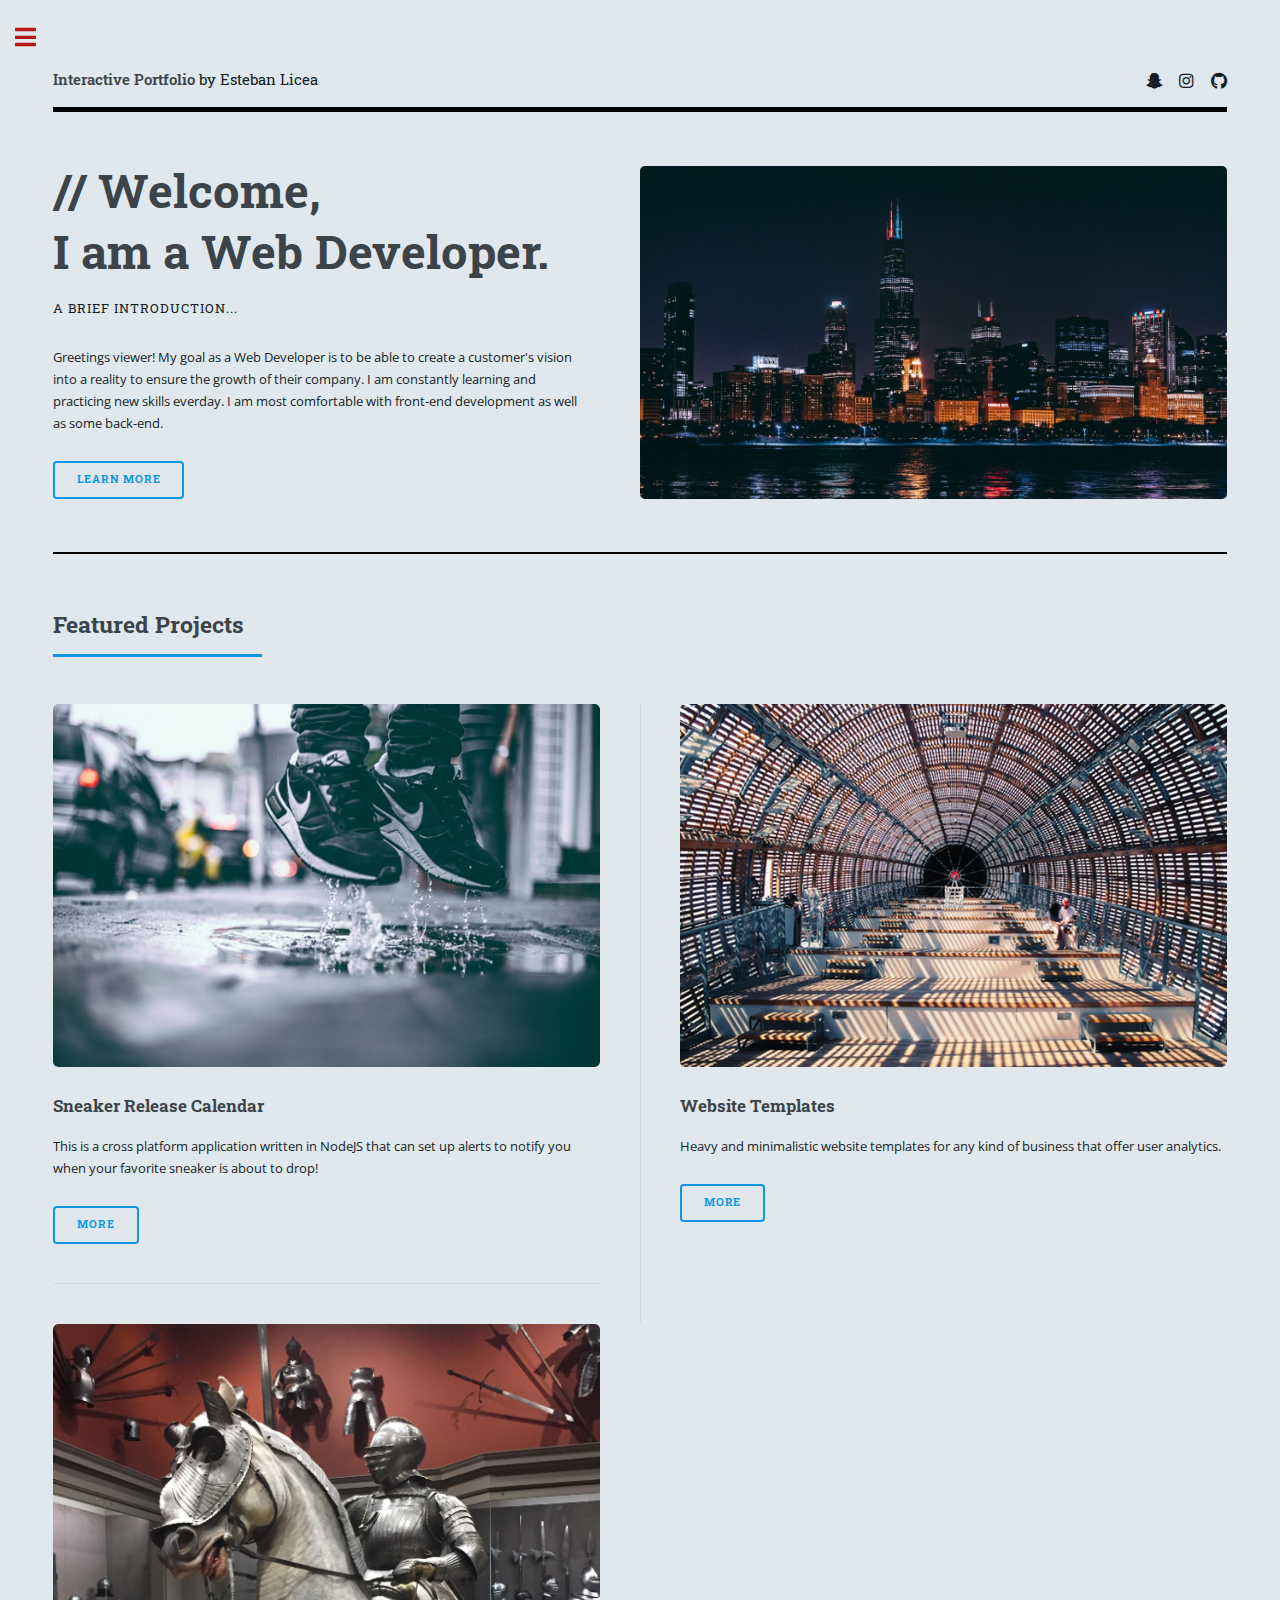
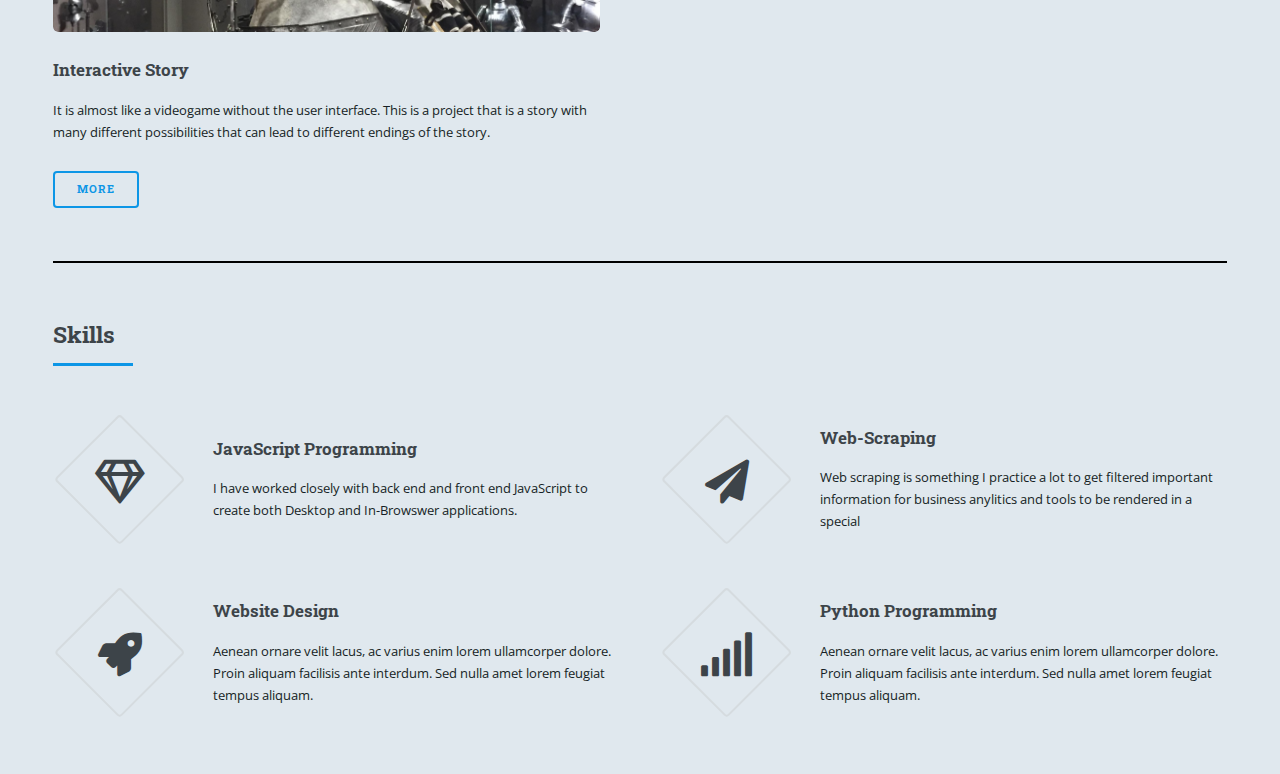
<file: index.html>
<!DOCTYPE HTML>
<!--
	Editorial by HTML5 UP
	html5up.net | @ajlkn
	Free for personal and commercial use under the CCA 3.0 license (html5up.net/license)
-->
<html>
	<head>
		<title>Esteban Licea Jr.</title>
		<meta charset="utf-8" />
		<meta name="viewport" content="width=device-width, initial-scale=1, user-scalable=no" />
		<link href="assets/css/main.css" type="text/css" rel="stylesheet" media="screen" />
	</head>
	<body class="is-preload">

		<!-- Wrapper -->
			<div id="wrapper">

				<!-- Main -->
					<div id="main">
						<div class="inner">

							<!-- Header -->
								<header id="header">
									<a href="index.html" class="logo"><strong>Interactive Portfolio</strong> by Esteban Licea</a>
									<ul class="icons">
										
					
										<li><a href="#" class="icon brands fa-snapchat-ghost"><span class="label">Snapchat</span></a></li>
										<li><a href="https://www.instagram.com/_smokedu/" class="icon brands fa-instagram"><span class="label">Instagram</span></a></li>
										<li><a href="https://github.com/e-licea" class="icon brands fa-github"><span class="label">Medium</span></a></li>
									</ul>
								</header>

							<!-- Banner -->
								<section id="banner">
									<div class="content">
										<header>
											<h1>// Welcome,<br />
											I am a Web Developer.</h1>
											<p>A brief introduction...</p>
										</header>
										<p>Greetings viewer! My goal as a Web Developer is to be able to create a customer's vision into a reality to ensure the growth of their company. I am constantly learning and practicing new skills everday. I am most comfortable with front-end development as well as some back-end.</p>
										<ul class="actions">
											<li><a href="#" class="button big">Learn More</a></li>
										</ul>
									</div>
									<span class="image object">
										<img src="images/chitown.jpg" alt="" />
									</span>
								</section>



								<!-- Section -->
								<section>
									<header class="major">
										<h2>Featured Projects</h2>
									</header>
									<div class="posts">
										<article>
											<a href="#" class="image"><img src="images/shoes.jpg" alt="" /></a>
											<h3>Sneaker Release Calendar</h3>
											<p>This is a cross platform application written in NodeJS that can set up alerts to notify you when your favorite sneaker is about to drop!</p>
											<ul class="actions">
												<li><a href="#" class="button">More</a></li>
											</ul>
										</article>
										<article>
											<a href="#" class="image"><img src="images/construction.jpg" alt="" /></a>
											<h3>Website Templates</h3>
											<p>Heavy and minimalistic website templates for any kind of business that offer user analytics. </p>
											<ul class="actions">
												<li><a href="#" class="button">More</a></li>
											</ul>
										</article>
										<article>
											<a href="#" class="image"><img src="images/knight.jpeg" alt="" /></a>
											<h3>Interactive Story</h3>
											<p>It is almost like a videogame without the user interface. This is a project that is a story with many different possibilities that can lead to different endings of the story.</p>
											<ul class="actions">
												<li><a href="#" class="button">More</a></li>
											</ul>
										</article>
								
										
									</div>
								</section>

							<!-- Section -->
								<section>
									<header class="major">
										<h2>Skills</h2>
									</header>
									<div class="features">
										<article>
											<span class="icon fa-gem"></span>
											<div class="content">
												<h3>JavaScript Programming</h3>
												<p>I have worked closely with back end and front end JavaScript to create both Desktop and In-Browswer applications.</p>
											</div>
										</article>
										<article>
											<span class="icon solid fa-paper-plane"></span>
											<div class="content">
												<h3>Web-Scraping</h3>
												<p>Web scraping is something I practice a lot to get filtered important information for business anylitics and tools to be rendered in a special</p>
											</div>
										</article>
										<article>
											<span class="icon solid fa-rocket"></span>
											<div class="content">
												<h3>Website Design</h3>
												<p>Aenean ornare velit lacus, ac varius enim lorem ullamcorper dolore. Proin aliquam facilisis ante interdum. Sed nulla amet lorem feugiat tempus aliquam.</p>
											</div>
										</article>
										<article>
											<span class="icon solid fa-signal"></span>
											<div class="content">
												<h3>Python Programming</h3>
												<p>Aenean ornare velit lacus, ac varius enim lorem ullamcorper dolore. Proin aliquam facilisis ante interdum. Sed nulla amet lorem feugiat tempus aliquam.</p>
											</div>
										</article>
									</div>
								</section>

							

						</div>
					</div>

				<!-- Sidebar -->
					<div id="sidebar">
						<div class="inner">

							<!-- Search -->
								<section id="search" class="alt">
									<form method="post" action="#">
										<input type="text" name="query" id="query" placeholder="Search" />
									</form>
								</section>

							<!-- Menu -->
								<nav id="menu">
									<header class="major">
										<h2>Menu</h2>
									</header>
									<ul>
										<li><a href="index.html">Homepage</a></li>
										<li><a href="projects.html">Projects</a></li>
										<li><a href="contact.html">Contact</a></li>
										<li>
											<span class="opener">Blog</span>
											<ul>
												<li><a href="#">Shop</a></li>
												<li><a href="#">Free Downloads</a></li>
												<li><a href="#">Gallery</a></li>
												
											</ul>
										</li>
										
									</ul>
								</nav>

						
							<!-- Section -->
								<section>
									<header class="major">
										<h2>Contact Card</h2>
									</header>

									
									<p>My avaliability hours for phone calls are after 2pm daily. Please note that I am best reachable through email or text message.</p>
									<ul class="contact">
										<li class="icon solid fa-envelope"><a href="#">elicea0412@gmail.com</a></li>
										<li class="icon solid fa-phone">(773) 766-8782</li>
										<li class="icon solid fa-home">1234 Erie Road #8254<br />
										Chicago, IL 60608-3527</li>
									</ul>
								</section>

							<!-- Footer -->
								<footer id="footer">
									<p class="copyright">&copy; Untitled. All rights reserved. Demo Images: <a href="https://unsplash.com">Unsplash</a>. Design: <a href="https://html5up.net">HTML5 UP</a>.</p>
								</footer>

						</div>
					</div>

			</div>

		<!-- Scripts -->
			<script src="assets/js/jquery.min.js"></script>
			<script src="assets/js/browser.min.js"></script>
			<script src="assets/js/breakpoints.min.js"></script>
			<script src="assets/js/util.js"></script>
			<script src="assets/js/main.js"></script>

	</body>
</html>
</file>
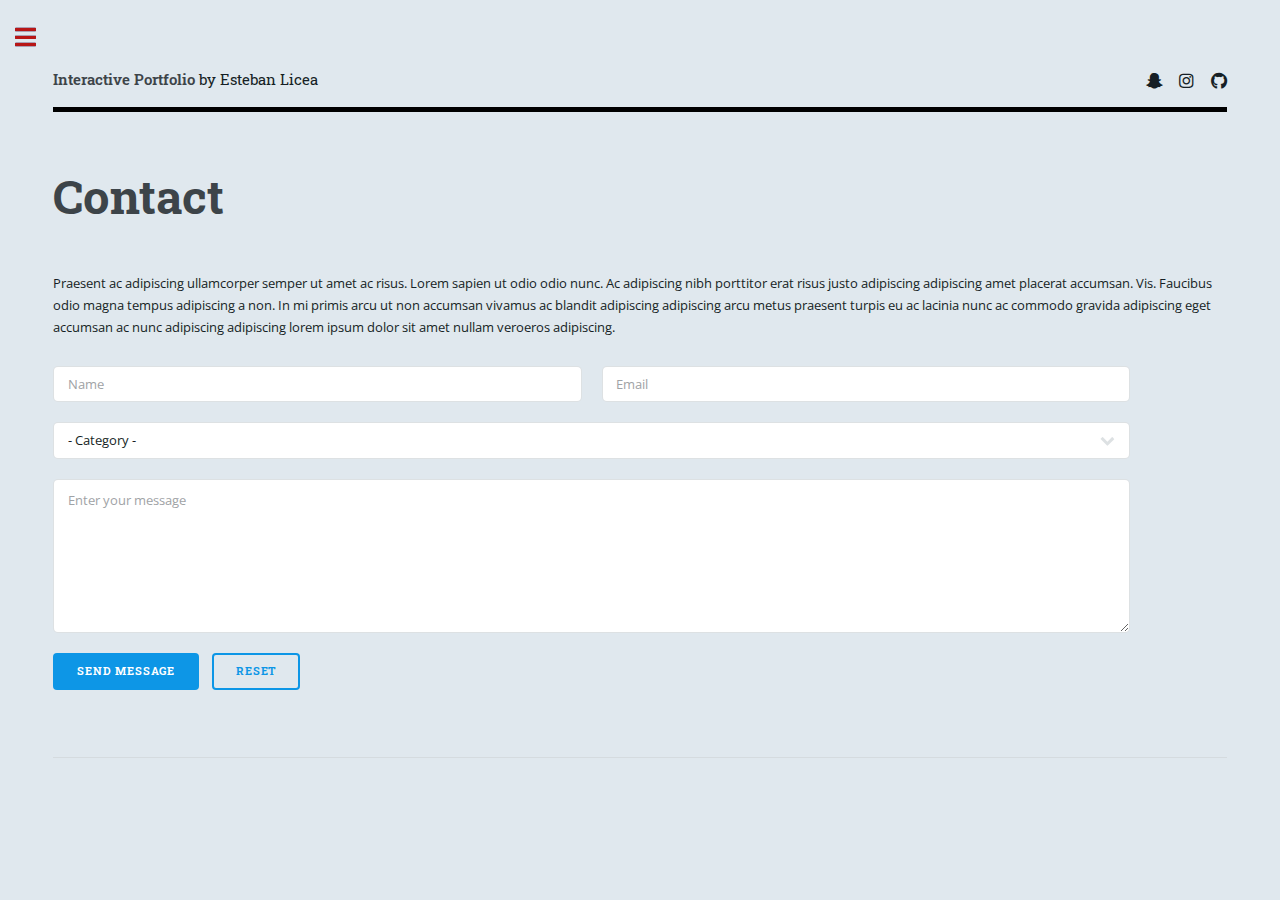
<file: contact.html>
<!DOCTYPE HTML>
<!--
	Editorial by HTML5 UP
	html5up.net | @ajlkn
	Free for personal and commercial use under the CCA 3.0 license (html5up.net/license)
-->
<html>
	<head>
		<title>Elements - Editorial by HTML5 UP</title>
		<meta charset="utf-8" />
		<meta name="viewport" content="width=device-width, initial-scale=1, user-scalable=no" />
		<link rel="stylesheet" href="assets/css/main.css" />
	</head>
	<body class="is-preload">

		<!-- Wrapper -->
			<div id="wrapper">

				<!-- Main -->
					<div id="main">
						<div class="inner">

							<!-- Header -->
                            <header id="header">
                                <a href="index.html" class="logo"><strong>Interactive Portfolio</strong> by Esteban Licea</a>
                                <ul class="icons">
                                    
                
                                    <li><a href="#" class="icon brands fa-snapchat-ghost"><span class="label">Snapchat</span></a></li>
                                    <li><a href="#" class="icon brands fa-instagram"><span class="label">Instagram</span></a></li>
                                    <li><a href="https://github.com/e-licea" class="icon brands fa-github"><span class="label">Medium</span></a></li>
                                </ul>
                            </header>

							<!-- Content -->
								<section>
									<header class="main">
										<h1>Contact</h1>
									</header>

									<!-- Content -->
										<h2 id="content"></h2>
										<p>Praesent ac adipiscing ullamcorper semper ut amet ac risus. Lorem sapien ut odio odio nunc. Ac adipiscing nibh porttitor erat risus justo adipiscing adipiscing amet placerat accumsan. Vis. Faucibus odio magna tempus adipiscing a non. In mi primis arcu ut non accumsan vivamus ac blandit adipiscing adipiscing arcu metus praesent turpis eu ac lacinia nunc ac commodo gravida adipiscing eget accumsan ac nunc adipiscing adipiscing lorem ipsum dolor sit amet nullam veroeros adipiscing.</p>
										<div class="row">
											<form method="post" action="#">
												<div class="row gtr-uniform">
													<div class="col-6 col-12-xsmall">
														<input type="text" name="demo-name" id="demo-name" value="" placeholder="Name">
													</div>
													<div class="col-6 col-12-xsmall">
														<input type="email" name="demo-email" id="demo-email" value="" placeholder="Email">
													</div>
													<!-- Break -->
													<div class="col-12">
														<select name="demo-category" id="demo-category">
															<option value="">- Category -</option>
															<option value="1">Marketing</option>
															<option value="1">Collaborations</option>
															<option value="1">General</option>
											
														</select>
													</div>
													<!-- Break -->
					
													<!-- Break -->
													<div class="col-12">
														<textarea name="demo-message" id="demo-message" placeholder="Enter your message" rows="6"></textarea>
													</div>
													<!-- Break -->
													<div class="col-12">
														<ul class="actions">
															<li><input type="submit" value="Send Message" class="primary"></li>
															<li><input type="reset" value="Reset"></li>
														</ul>
													</div>
												</div>
											</form>
										</div>

									<hr class="major" />

									
								</section>

						</div>
					</div>

                    <div id="sidebar">
						<div class="inner">

							<!-- Search -->
								<section id="search" class="alt">
									<form method="post" action="#">
										<input type="text" name="query" id="query" placeholder="Search">
									</form>
								</section>

							<!-- Menu -->
								<nav id="menu">
									<header class="major">
										<h2>Menu</h2>
									</header>
									<ul>
										<li><a href="index.html">Homepage</a></li>
										<li><a href="projects.html">Projects</a></li>
										<li><a href="contact.html">Contact</a></li>
										<li><a href="elements.html">Blog</a></li>
										<li>
											<span class="opener">Other</span>
											<ul>
												<li><a href="#">Shop</a></li>
												<li><a href="#">Free Downloads</a></li>
												<li><a href="#">Gallery</a></li>
												
											</ul>
										</li>
										
									</ul>
								</nav>

						
							<!-- Section -->
								<section>
									<header class="major">
										<h2>Get in touch</h2>
									</header>
									<p>My avaliability hours for phone calls are after 2pm daily. Please note that I am best reachable through email or text message.</p>
									<ul class="contact">
										<li class="icon solid fa-envelope"><a href="#">elicea0412@gmail.com</a></li>
										<li class="icon solid fa-phone">(773) 766-8782</li>
										<li class="icon solid fa-home">1234 Erie Road #8254<br>
										Chicago, IL 60608-3527</li>
									</ul>
								</section>

							<!-- Footer -->
								<footer id="footer">
									<p class="copyright">Built by AJ with Responsive ToolsLicensed under the Creative Commons Attribution license<a href="https://unsplash.com">Unsplash</a>. Design: <a href="https://html5up.net">HTML5 UP</a>.</p>
								</footer>

						</div>
					<a href="#sidebar" class="toggle">Toggle</a></div>

		<!-- Scripts -->
			<script src="assets/js/jquery.min.js"></script>
			<script src="assets/js/browser.min.js"></script>
			<script src="assets/js/breakpoints.min.js"></script>
			<script src="assets/js/util.js"></script>
			<script src="assets/js/main.js"></script>

	</body>

</html>
</file>
<file: assets/css/main.css>
@import url(fontawesome-all.min.css);
@import url("https://fonts.googleapis.com/css?family=Open+Sans:400,600,400italic,600italic|Roboto+Slab:400,700");
/*
	Editorial by HTML5 UP
	html5up.net | @ajlkn
	Free for personal and commercial use under the CCA 3.0 license (html5up.net/license)
*/
html, body, div, span, applet, object,
iframe, h1, h2, h3, h4, h5, h6, p, blockquote,
pre, a, abbr, acronym, address, big, cite,
code, del, dfn, em, img, ins, kbd, q, s, samp,
small, strike, strong, sub, sup, tt, var, b,
u, i, center, dl, dt, dd, ol, ul, li, fieldset,
form, label, legend, table, caption, tbody,
tfoot, thead, tr, th, td, article, aside,
canvas, details, embed, figure, figcaption,
footer, header, hgroup, menu, nav, output, ruby,
section, summary, time, mark, audio, video {
  margin: 0;
  padding: 0;
  border: 0;
  font-size: 100%;
  font: inherit;
  vertical-align: baseline; }

article, aside, details, figcaption, figure,
footer, header, hgroup, menu, nav, section {
  display: block; }

body {
  line-height: 1; }

ol, ul {
  list-style: none; }

blockquote, q {
  quotes: none; }
  blockquote:before, blockquote:after, q:before, q:after {
    content: '';
    content: none; }

table {
  border-collapse: collapse;
  border-spacing: 0; }

body {
  -webkit-text-size-adjust: none; }

mark {
  background-color: transparent;
  color: inherit; }

input::-moz-focus-inner {
  border: 0;
  padding: 0; }

input, select, textarea {
  -moz-appearance: none;
  -webkit-appearance: none;
  -ms-appearance: none;
  appearance: none; }

/* Basic */
@-ms-viewport {
  width: device-width; }

body {
  -ms-overflow-style: scrollbar; }

@media screen and (max-width: 480px) {
  html, body {
    min-width: 320px; } }

html {
  box-sizing: border-box; }

*, *:before, *:after {
  box-sizing: inherit; }

body {
  background: #ffffff; }
  body.is-preload *, body.is-preload *:before, body.is-preload *:after, body.is-resizing *, body.is-resizing *:before, body.is-resizing *:after {
    -moz-animation: none !important;
    -webkit-animation: none !important;
    -ms-animation: none !important;
    animation: none !important;
    -moz-transition: none !important;
    -webkit-transition: none !important;
    -ms-transition: none !important;
    transition: none !important; }

/* Type */
body, input, select, textarea {
  color: #161f25;
  font-family: "Open Sans", sans-serif;
  font-size: 13pt;
  font-weight: 400;
  line-height: 1.65; }
  @media screen and (max-width: 1680px) {
    body, input, select, textarea {
      font-size: 11pt; } }
  @media screen and (max-width: 1280px) {
    body, input, select, textarea {
      font-size: 10pt; } }
  @media screen and (max-width: 360px) {
    body, input, select, textarea {
      font-size: 9pt; } }

a {
  -moz-transition: color 0.2s ease-in-out, border-bottom-color 0.2s ease-in-out;
  -webkit-transition: color 0.2s ease-in-out, border-bottom-color 0.2s ease-in-out;
  -ms-transition: color 0.2s ease-in-out, border-bottom-color 0.2s ease-in-out;
  transition: color 0.2s ease-in-out, border-bottom-color 0.2s ease-in-out;
  border-bottom: dotted 1px;
  color: #0d96e6;
  text-decoration: none; }
  a:hover {

    border-bottom-color: #0d96e6;
    color: #b81616 !important; }
    a:hover strong {
      color: inherit; }

strong, b {
  color: #3d4449;
  font-weight: 600; }

em, i {
  font-style: italic; }

p {
  margin: 0 0 2em 0; }

h1, h2, h3, h4, h5, h6 {
  color: #3d4449;
  font-family: "Roboto Slab", serif;
  font-weight: 700;
  line-height: 1.5;
  margin: 0 0 1em 0; }

  #sidebar h2{
    color: white;
  }

  h1 a, h2 a, h3 a, h4 a, h5 a, h6 a {
    color: inherit;
    text-decoration: none;
    border-bottom: 0; }

h1 {
  font-size: 4em;
  margin: 0 0 0.5em 0;
  line-height: 1.3; }

h2 {
  font-size: 1.75em; }

h3 {
  font-size: 1.25em; }

h4 {
  font-size: 1.1em; }

h5 {
  font-size: 0.9em; }

h6 {
  font-size: 0.7em; }

@media screen and (max-width: 1680px) {
  h1 {
    font-size: 3.5em; } }

@media screen and (max-width: 980px) {
  h1 {
    font-size: 3.25em; } }

@media screen and (max-width: 736px) {
  h1 {
    font-size: 2em;
    line-height: 1.4; }
  h2 {
    font-size: 1.5em; } }

sub {
  font-size: 0.8em;
  position: relative;
  top: 0.5em; }

sup {
  font-size: 0.8em;
  position: relative;
  top: -0.5em; }

blockquote {
  border-left: solid 3px rgba(210, 215, 217, 0.75);
  font-style: italic;
  margin: 0 0 2em 0;
  padding: 0.5em 0 0.5em 2em; }

code {
  background: rgba(230, 235, 237, 0.25);
  border-radius: 0.375em;
  border: solid 1px rgba(210, 215, 217, 0.75);
  font-family: "Courier New", monospace;
  font-size: 0.9em;
  margin: 0 0.25em;
  padding: 0.25em 0.65em; }

pre {
  -webkit-overflow-scrolling: touch;
  font-family: "Courier New", monospace;
  font-size: 0.9em;
  margin: 0 0 2em 0; }
  pre code {
    display: block;
    line-height: 1.75;
    padding: 1em 1.5em;
    overflow-x: auto; }

hr {
  border: 0;
  border-bottom: solid 1px rgba(210, 215, 217, 0.75);
  margin: 2em 0; }
  hr.major {
    margin: 3em 0; }

.align-left {
  text-align: left; }

.align-center {
  text-align: center; }

.align-right {
  text-align: right; }

/* Row */
.row {
  display: flex;
  flex-wrap: wrap;
  box-sizing: border-box;
  align-items: stretch; }
  .row > * {
    box-sizing: border-box; }
  .row.gtr-uniform > * > :last-child {
    margin-bottom: 0; }
  .row.aln-left {
    justify-content: flex-start; }
  .row.aln-center {
    justify-content: center; }
  .row.aln-right {
    justify-content: flex-end; }
  .row.aln-top {
    align-items: flex-start; }
  .row.aln-middle {
    align-items: center; }
  .row.aln-bottom {
    align-items: flex-end; }
  .row > .imp {
    order: -1; }
  .row > .col-1 {
    width: 8.33333%; }
  .row > .off-1 {
    margin-left: 8.33333%; }
  .row > .col-2 {
    width: 16.66667%; }
  .row > .off-2 {
    margin-left: 16.66667%; }
  .row > .col-3 {
    width: 25%; }
  .row > .off-3 {
    margin-left: 25%; }
  .row > .col-4 {
    width: 33.33333%; }
  .row > .off-4 {
    margin-left: 33.33333%; }
  .row > .col-5 {
    width: 41.66667%; }
  .row > .off-5 {
    margin-left: 41.66667%; }
  .row > .col-6 {
    width: 50%; }
  .row > .off-6 {
    margin-left: 50%; }
  .row > .col-7 {
    width: 58.33333%; }
  .row > .off-7 {
    margin-left: 58.33333%; }
  .row > .col-8 {
    width: 66.66667%; }
  .row > .off-8 {
    margin-left: 66.66667%; }
  .row > .col-9 {
    width: 75%; }
  .row > .off-9 {
    margin-left: 75%; }
  .row > .col-10 {
    width: 83.33333%; }
  .row > .off-10 {
    margin-left: 83.33333%; }
  .row > .col-11 {
    width: 91.66667%; }
  .row > .off-11 {
    margin-left: 91.66667%; }
  .row > .col-12 {
    width: 100%; }
  .row > .off-12 {
    margin-left: 100%; }
  .row.gtr-0 {
    margin-top: 0;
    margin-left: 0em; }
    .row.gtr-0 > * {
      padding: 0 0 0 0em; }
    .row.gtr-0.gtr-uniform {
      margin-top: 0em; }
      .row.gtr-0.gtr-uniform > * {
        padding-top: 0em; }
  .row.gtr-25 {
    margin-top: 0;
    margin-left: -0.375em; }
    .row.gtr-25 > * {
      padding: 0 0 0 0.375em; }
    .row.gtr-25.gtr-uniform {
      margin-top: -0.375em; }
      .row.gtr-25.gtr-uniform > * {
        padding-top: 0.375em; }
  .row.gtr-50 {
    margin-top: 0;
    margin-left: -0.75em; }
    .row.gtr-50 > * {
      padding: 0 0 0 0.75em; }
    .row.gtr-50.gtr-uniform {
      margin-top: -0.75em; }
      .row.gtr-50.gtr-uniform > * {
        padding-top: 0.75em; }
  .row {
    margin-top: 0;
    margin-left: -1.5em; }
    .row > * {
      padding: 0 0 0 1.5em; }
    .row.gtr-uniform {
      margin-top: -1.5em; }
      .row.gtr-uniform > * {
        padding-top: 1.5em; }
  .row.gtr-150 {
    margin-top: 0;
    margin-left: -2.25em; }
    .row.gtr-150 > * {
      padding: 0 0 0 2.25em; }
    .row.gtr-150.gtr-uniform {
      margin-top: -2.25em; }
      .row.gtr-150.gtr-uniform > * {
        padding-top: 2.25em; }
  .row.gtr-200 {
    margin-top: 0;
    margin-left: -3em; }
    .row.gtr-200 > * {
      padding: 0 0 0 3em; }
    .row.gtr-200.gtr-uniform {
      margin-top: -3em; }
      .row.gtr-200.gtr-uniform > * {
        padding-top: 3em; }
  @media screen and (max-width: 1680px) {
    .row {
      display: flex;
      flex-wrap: wrap;
      box-sizing: border-box;
      align-items: stretch; }
      .row > * {
        box-sizing: border-box; }
      .row.gtr-uniform > * > :last-child {
        margin-bottom: 0; }
      .row.aln-left {
        justify-content: flex-start; }
      .row.aln-center {
        justify-content: center; }
      .row.aln-right {
        justify-content: flex-end; }
      .row.aln-top {
        align-items: flex-start; }
      .row.aln-middle {
        align-items: center; }
      .row.aln-bottom {
        align-items: flex-end; }
      .row > .imp-xlarge {
        order: -1; }
      .row > .col-1-xlarge {
        width: 8.33333%; }
      .row > .off-1-xlarge {
        margin-left: 8.33333%; }
      .row > .col-2-xlarge {
        width: 16.66667%; }
      .row > .off-2-xlarge {
        margin-left: 16.66667%; }
      .row > .col-3-xlarge {
        width: 25%; }
      .row > .off-3-xlarge {
        margin-left: 25%; }
      .row > .col-4-xlarge {
        width: 33.33333%; }
      .row > .off-4-xlarge {
        margin-left: 33.33333%; }
      .row > .col-5-xlarge {
        width: 41.66667%; }
      .row > .off-5-xlarge {
        margin-left: 41.66667%; }
      .row > .col-6-xlarge {
        width: 50%; }
      .row > .off-6-xlarge {
        margin-left: 50%; }
      .row > .col-7-xlarge {
        width: 58.33333%; }
      .row > .off-7-xlarge {
        margin-left: 58.33333%; }
      .row > .col-8-xlarge {
        width: 66.66667%; }
      .row > .off-8-xlarge {
        margin-left: 66.66667%; }
      .row > .col-9-xlarge {
        width: 75%; }
      .row > .off-9-xlarge {
        margin-left: 75%; }
      .row > .col-10-xlarge {
        width: 83.33333%; }
      .row > .off-10-xlarge {
        margin-left: 83.33333%; }
      .row > .col-11-xlarge {
        width: 91.66667%; }
      .row > .off-11-xlarge {
        margin-left: 91.66667%; }
      .row > .col-12-xlarge {
        width: 100%; }
      .row > .off-12-xlarge {
        margin-left: 100%; }
      .row.gtr-0 {
        margin-top: 0;
        margin-left: 0em; }
        .row.gtr-0 > * {
          padding: 0 0 0 0em; }
        .row.gtr-0.gtr-uniform {
          margin-top: 0em; }
          .row.gtr-0.gtr-uniform > * {
            padding-top: 0em; }
      .row.gtr-25 {
        margin-top: 0;
        margin-left: -0.375em; }
        .row.gtr-25 > * {
          padding: 0 0 0 0.375em; }
        .row.gtr-25.gtr-uniform {
          margin-top: -0.375em; }
          .row.gtr-25.gtr-uniform > * {
            padding-top: 0.375em; }
      .row.gtr-50 {
        margin-top: 0;
        margin-left: -0.75em; }
        .row.gtr-50 > * {
          padding: 0 0 0 0.75em; }
        .row.gtr-50.gtr-uniform {
          margin-top: -0.75em; }
          .row.gtr-50.gtr-uniform > * {
            padding-top: 0.75em; }
      .row {
        margin-top: 0;
        margin-left: -1.5em; }
        .row > * {
          padding: 0 0 0 1.5em; }
        .row.gtr-uniform {
          margin-top: -1.5em; }
          .row.gtr-uniform > * {
            padding-top: 1.5em; }
      .row.gtr-150 {
        margin-top: 0;
        margin-left: -2.25em; }
        .row.gtr-150 > * {
          padding: 0 0 0 2.25em; }
        .row.gtr-150.gtr-uniform {
          margin-top: -2.25em; }
          .row.gtr-150.gtr-uniform > * {
            padding-top: 2.25em; }
      .row.gtr-200 {
        margin-top: 0;
        margin-left: -3em; }
        .row.gtr-200 > * {
          padding: 0 0 0 3em; }
        .row.gtr-200.gtr-uniform {
          margin-top: -3em; }
          .row.gtr-200.gtr-uniform > * {
            padding-top: 3em; } }
  @media screen and (max-width: 1280px) {
    .row {
      display: flex;
      flex-wrap: wrap;
      box-sizing: border-box;
      align-items: stretch; }
      .row > * {
        box-sizing: border-box; }
      .row.gtr-uniform > * > :last-child {
        margin-bottom: 0; }
      .row.aln-left {
        justify-content: flex-start; }
      .row.aln-center {
        justify-content: center; }
      .row.aln-right {
        justify-content: flex-end; }
      .row.aln-top {
        align-items: flex-start; }
      .row.aln-middle {
        align-items: center; }
      .row.aln-bottom {
        align-items: flex-end; }
      .row > .imp-large {
        order: -1; }
      .row > .col-1-large {
        width: 8.33333%; }
      .row > .off-1-large {
        margin-left: 8.33333%; }
      .row > .col-2-large {
        width: 16.66667%; }
      .row > .off-2-large {
        margin-left: 16.66667%; }
      .row > .col-3-large {
        width: 25%; }
      .row > .off-3-large {
        margin-left: 25%; }
      .row > .col-4-large {
        width: 33.33333%; }
      .row > .off-4-large {
        margin-left: 33.33333%; }
      .row > .col-5-large {
        width: 41.66667%; }
      .row > .off-5-large {
        margin-left: 41.66667%; }
      .row > .col-6-large {
        width: 50%; }
      .row > .off-6-large {
        margin-left: 50%; }
      .row > .col-7-large {
        width: 58.33333%; }
      .row > .off-7-large {
        margin-left: 58.33333%; }
      .row > .col-8-large {
        width: 66.66667%; }
      .row > .off-8-large {
        margin-left: 66.66667%; }
      .row > .col-9-large {
        width: 75%; }
      .row > .off-9-large {
        margin-left: 75%; }
      .row > .col-10-large {
        width: 83.33333%; }
      .row > .off-10-large {
        margin-left: 83.33333%; }
      .row > .col-11-large {
        width: 91.66667%; }
      .row > .off-11-large {
        margin-left: 91.66667%; }
      .row > .col-12-large {
        width: 100%; }
      .row > .off-12-large {
        margin-left: 100%; }
      .row.gtr-0 {
        margin-top: 0;
        margin-left: 0em; }
        .row.gtr-0 > * {
          padding: 0 0 0 0em; }
        .row.gtr-0.gtr-uniform {
          margin-top: 0em; }
          .row.gtr-0.gtr-uniform > * {
            padding-top: 0em; }
      .row.gtr-25 {
        margin-top: 0;
        margin-left: -0.375em; }
        .row.gtr-25 > * {
          padding: 0 0 0 0.375em; }
        .row.gtr-25.gtr-uniform {
          margin-top: -0.375em; }
          .row.gtr-25.gtr-uniform > * {
            padding-top: 0.375em; }
      .row.gtr-50 {
        margin-top: 0;
        margin-left: -0.75em; }
        .row.gtr-50 > * {
          padding: 0 0 0 0.75em; }
        .row.gtr-50.gtr-uniform {
          margin-top: -0.75em; }
          .row.gtr-50.gtr-uniform > * {
            padding-top: 0.75em; }
      .row {
        margin-top: 0;
        margin-left: -1.5em; }
        .row > * {
          padding: 0 0 0 1.5em; }
        .row.gtr-uniform {
          margin-top: -1.5em; }
          .row.gtr-uniform > * {
            padding-top: 1.5em; }
      .row.gtr-150 {
        margin-top: 0;
        margin-left: -2.25em; }
        .row.gtr-150 > * {
          padding: 0 0 0 2.25em; }
        .row.gtr-150.gtr-uniform {
          margin-top: -2.25em; }
          .row.gtr-150.gtr-uniform > * {
            padding-top: 2.25em; }
      .row.gtr-200 {
        margin-top: 0;
        margin-left: -3em; }
        .row.gtr-200 > * {
          padding: 0 0 0 3em; }
        .row.gtr-200.gtr-uniform {
          margin-top: -3em; }
          .row.gtr-200.gtr-uniform > * {
            padding-top: 3em; } }
  @media screen and (max-width: 980px) {
    .row {
      display: flex;
      flex-wrap: wrap;
      box-sizing: border-box;
      align-items: stretch; }
      .row > * {
        box-sizing: border-box; }
      .row.gtr-uniform > * > :last-child {
        margin-bottom: 0; }
      .row.aln-left {
        justify-content: flex-start; }
      .row.aln-center {
        justify-content: center; }
      .row.aln-right {
        justify-content: flex-end; }
      .row.aln-top {
        align-items: flex-start; }
      .row.aln-middle {
        align-items: center; }
      .row.aln-bottom {
        align-items: flex-end; }
      .row > .imp-medium {
        order: -1; }
      .row > .col-1-medium {
        width: 8.33333%; }
      .row > .off-1-medium {
        margin-left: 8.33333%; }
      .row > .col-2-medium {
        width: 16.66667%; }
      .row > .off-2-medium {
        margin-left: 16.66667%; }
      .row > .col-3-medium {
        width: 25%; }
      .row > .off-3-medium {
        margin-left: 25%; }
      .row > .col-4-medium {
        width: 33.33333%; }
      .row > .off-4-medium {
        margin-left: 33.33333%; }
      .row > .col-5-medium {
        width: 41.66667%; }
      .row > .off-5-medium {
        margin-left: 41.66667%; }
      .row > .col-6-medium {
        width: 50%; }
      .row > .off-6-medium {
        margin-left: 50%; }
      .row > .col-7-medium {
        width: 58.33333%; }
      .row > .off-7-medium {
        margin-left: 58.33333%; }
      .row > .col-8-medium {
        width: 66.66667%; }
      .row > .off-8-medium {
        margin-left: 66.66667%; }
      .row > .col-9-medium {
        width: 75%; }
      .row > .off-9-medium {
        margin-left: 75%; }
      .row > .col-10-medium {
        width: 83.33333%; }
      .row > .off-10-medium {
        margin-left: 83.33333%; }
      .row > .col-11-medium {
        width: 91.66667%; }
      .row > .off-11-medium {
        margin-left: 91.66667%; }
      .row > .col-12-medium {
        width: 100%; }
      .row > .off-12-medium {
        margin-left: 100%; }
      .row.gtr-0 {
        margin-top: 0;
        margin-left: 0em; }
        .row.gtr-0 > * {
          padding: 0 0 0 0em; }
        .row.gtr-0.gtr-uniform {
          margin-top: 0em; }
          .row.gtr-0.gtr-uniform > * {
            padding-top: 0em; }
      .row.gtr-25 {
        margin-top: 0;
        margin-left: -0.375em; }
        .row.gtr-25 > * {
          padding: 0 0 0 0.375em; }
        .row.gtr-25.gtr-uniform {
          margin-top: -0.375em; }
          .row.gtr-25.gtr-uniform > * {
            padding-top: 0.375em; }
      .row.gtr-50 {
        margin-top: 0;
        margin-left: -0.75em; }
        .row.gtr-50 > * {
          padding: 0 0 0 0.75em; }
        .row.gtr-50.gtr-uniform {
          margin-top: -0.75em; }
          .row.gtr-50.gtr-uniform > * {
            padding-top: 0.75em; }
      .row {
        margin-top: 0;
        margin-left: -1.5em; }
        .row > * {
          padding: 0 0 0 1.5em; }
        .row.gtr-uniform {
          margin-top: -1.5em; }
          .row.gtr-uniform > * {
            padding-top: 1.5em; }
      .row.gtr-150 {
        margin-top: 0;
        margin-left: -2.25em; }
        .row.gtr-150 > * {
          padding: 0 0 0 2.25em; }
        .row.gtr-150.gtr-uniform {
          margin-top: -2.25em; }
          .row.gtr-150.gtr-uniform > * {
            padding-top: 2.25em; }
      .row.gtr-200 {
        margin-top: 0;
        margin-left: -3em; }
        .row.gtr-200 > * {
          padding: 0 0 0 3em; }
        .row.gtr-200.gtr-uniform {
          margin-top: -3em; }
          .row.gtr-200.gtr-uniform > * {
            padding-top: 3em; } }
  @media screen and (max-width: 736px) {
    .row {
      display: flex;
      flex-wrap: wrap;
      box-sizing: border-box;
      align-items: stretch; }
      .row > * {
        box-sizing: border-box; }
      .row.gtr-uniform > * > :last-child {
        margin-bottom: 0; }
      .row.aln-left {
        justify-content: flex-start; }
      .row.aln-center {
        justify-content: center; }
      .row.aln-right {
        justify-content: flex-end; }
      .row.aln-top {
        align-items: flex-start; }
      .row.aln-middle {
        align-items: center; }
      .row.aln-bottom {
        align-items: flex-end; }
      .row > .imp-small {
        order: -1; }
      .row > .col-1-small {
        width: 8.33333%; }
      .row > .off-1-small {
        margin-left: 8.33333%; }
      .row > .col-2-small {
        width: 16.66667%; }
      .row > .off-2-small {
        margin-left: 16.66667%; }
      .row > .col-3-small {
        width: 25%; }
      .row > .off-3-small {
        margin-left: 25%; }
      .row > .col-4-small {
        width: 33.33333%; }
      .row > .off-4-small {
        margin-left: 33.33333%; }
      .row > .col-5-small {
        width: 41.66667%; }
      .row > .off-5-small {
        margin-left: 41.66667%; }
      .row > .col-6-small {
        width: 50%; }
      .row > .off-6-small {
        margin-left: 50%; }
      .row > .col-7-small {
        width: 58.33333%; }
      .row > .off-7-small {
        margin-left: 58.33333%; }
      .row > .col-8-small {
        width: 66.66667%; }
      .row > .off-8-small {
        margin-left: 66.66667%; }
      .row > .col-9-small {
        width: 75%; }
      .row > .off-9-small {
        margin-left: 75%; }
      .row > .col-10-small {
        width: 83.33333%; }
      .row > .off-10-small {
        margin-left: 83.33333%; }
      .row > .col-11-small {
        width: 91.66667%; }
      .row > .off-11-small {
        margin-left: 91.66667%; }
      .row > .col-12-small {
        width: 100%; }
      .row > .off-12-small {
        margin-left: 100%; }
      .row.gtr-0 {
        margin-top: 0;
        margin-left: 0em; }
        .row.gtr-0 > * {
          padding: 0 0 0 0em; }
        .row.gtr-0.gtr-uniform {
          margin-top: 0em; }
          .row.gtr-0.gtr-uniform > * {
            padding-top: 0em; }
      .row.gtr-25 {
        margin-top: 0;
        margin-left: -0.375em; }
        .row.gtr-25 > * {
          padding: 0 0 0 0.375em; }
        .row.gtr-25.gtr-uniform {
          margin-top: -0.375em; }
          .row.gtr-25.gtr-uniform > * {
            padding-top: 0.375em; }
      .row.gtr-50 {
        margin-top: 0;
        margin-left: -0.75em; }
        .row.gtr-50 > * {
          padding: 0 0 0 0.75em; }
        .row.gtr-50.gtr-uniform {
          margin-top: -0.75em; }
          .row.gtr-50.gtr-uniform > * {
            padding-top: 0.75em; }
      .row {
        margin-top: 0;
        margin-left: -1.5em; }
        .row > * {
          padding: 0 0 0 1.5em; }
        .row.gtr-uniform {
          margin-top: -1.5em; }
          .row.gtr-uniform > * {
            padding-top: 1.5em; }
      .row.gtr-150 {
        margin-top: 0;
        margin-left: -2.25em; }
        .row.gtr-150 > * {
          padding: 0 0 0 2.25em; }
        .row.gtr-150.gtr-uniform {
          margin-top: -2.25em; }
          .row.gtr-150.gtr-uniform > * {
            padding-top: 2.25em; }
      .row.gtr-200 {
        margin-top: 0;
        margin-left: -3em; }
        .row.gtr-200 > * {
          padding: 0 0 0 3em; }
        .row.gtr-200.gtr-uniform {
          margin-top: -3em; }
          .row.gtr-200.gtr-uniform > * {
            padding-top: 3em; } }
  @media screen and (max-width: 480px) {
    .row {
      display: flex;
      flex-wrap: wrap;
      box-sizing: border-box;
      align-items: stretch; }
      .row > * {
        box-sizing: border-box; }
      .row.gtr-uniform > * > :last-child {
        margin-bottom: 0; }
      .row.aln-left {
        justify-content: flex-start; }
      .row.aln-center {
        justify-content: center; }
      .row.aln-right {
        justify-content: flex-end; }
      .row.aln-top {
        align-items: flex-start; }
      .row.aln-middle {
        align-items: center; }
      .row.aln-bottom {
        align-items: flex-end; }
      .row > .imp-xsmall {
        order: -1; }
      .row > .col-1-xsmall {
        width: 8.33333%; }
      .row > .off-1-xsmall {
        margin-left: 8.33333%; }
      .row > .col-2-xsmall {
        width: 16.66667%; }
      .row > .off-2-xsmall {
        margin-left: 16.66667%; }
      .row > .col-3-xsmall {
        width: 25%; }
      .row > .off-3-xsmall {
        margin-left: 25%; }
      .row > .col-4-xsmall {
        width: 33.33333%; }
      .row > .off-4-xsmall {
        margin-left: 33.33333%; }
      .row > .col-5-xsmall {
        width: 41.66667%; }
      .row > .off-5-xsmall {
        margin-left: 41.66667%; }
      .row > .col-6-xsmall {
        width: 50%; }
      .row > .off-6-xsmall {
        margin-left: 50%; }
      .row > .col-7-xsmall {
        width: 58.33333%; }
      .row > .off-7-xsmall {
        margin-left: 58.33333%; }
      .row > .col-8-xsmall {
        width: 66.66667%; }
      .row > .off-8-xsmall {
        margin-left: 66.66667%; }
      .row > .col-9-xsmall {
        width: 75%; }
      .row > .off-9-xsmall {
        margin-left: 75%; }
      .row > .col-10-xsmall {
        width: 83.33333%; }
      .row > .off-10-xsmall {
        margin-left: 83.33333%; }
      .row > .col-11-xsmall {
        width: 91.66667%; }
      .row > .off-11-xsmall {
        margin-left: 91.66667%; }
      .row > .col-12-xsmall {
        width: 100%; }
      .row > .off-12-xsmall {
        margin-left: 100%; }
      .row.gtr-0 {
        margin-top: 0;
        margin-left: 0em; }
        .row.gtr-0 > * {
          padding: 0 0 0 0em; }
        .row.gtr-0.gtr-uniform {
          margin-top: 0em; }
          .row.gtr-0.gtr-uniform > * {
            padding-top: 0em; }
      .row.gtr-25 {
        margin-top: 0;
        margin-left: -0.375em; }
        .row.gtr-25 > * {
          padding: 0 0 0 0.375em; }
        .row.gtr-25.gtr-uniform {
          margin-top: -0.375em; }
          .row.gtr-25.gtr-uniform > * {
            padding-top: 0.375em; }
      .row.gtr-50 {
        margin-top: 0;
        margin-left: -0.75em; }
        .row.gtr-50 > * {
          padding: 0 0 0 0.75em; }
        .row.gtr-50.gtr-uniform {
          margin-top: -0.75em; }
          .row.gtr-50.gtr-uniform > * {
            padding-top: 0.75em; }
      .row {
        margin-top: 0;
        margin-left: -1.5em; }
        .row > * {
          padding: 0 0 0 1.5em; }
        .row.gtr-uniform {
          margin-top: -1.5em; }
          .row.gtr-uniform > * {
            padding-top: 1.5em; }
      .row.gtr-150 {
        margin-top: 0;
        margin-left: -2.25em; }
        .row.gtr-150 > * {
          padding: 0 0 0 2.25em; }
        .row.gtr-150.gtr-uniform {
          margin-top: -2.25em; }
          .row.gtr-150.gtr-uniform > * {
            padding-top: 2.25em; }
      .row.gtr-200 {
        margin-top: 0;
        margin-left: -3em; }
        .row.gtr-200 > * {
          padding: 0 0 0 3em; }
        .row.gtr-200.gtr-uniform {
          margin-top: -3em; }
          .row.gtr-200.gtr-uniform > * {
            padding-top: 3em; } }

/* Section/Article */
section.special, article.special {
  text-align: center; }

header p {
  font-family: "Roboto Slab", serif;
  font-size: 1em;
  font-weight: 400;
  letter-spacing: 0.075em;
  margin-top: -0.5em;
  text-transform: uppercase; }

header.major > :last-child {
  border-bottom: solid 3px #0d96e6;
  display: inline-block;
  margin: 0 0 2em 0;
  padding: 0 0.75em 0.5em 0; }

  header.major > :last-child:hover{
    border-bottom: solid 3px #b81616;
  }

header.main > :last-child {
  margin: 0 0 1em 0; }

/* Form */
form {
  margin: 0 0 2em 0; }

label {
  color: #3d4449;
  display: block;
  font-size: 0.9em;
  font-weight: 600;
  margin: 0 0 1em 0; }

input[type="text"],
input[type="password"],
input[type="email"],
input[type="tel"],
input[type="search"],
input[type="url"],
select,
textarea {
  -moz-appearance: none;
  -webkit-appearance: none;
  -ms-appearance: none;
  appearance: none;
  background: #ffffff;
  border-radius: 0.375em;
  border: none;
  border: solid 1px rgba(210, 215, 217, 0.75);
  color: inherit;
  display: block;
  outline: 0;
  padding: 0 1em;
  text-decoration: none;
  width: 100%; }
  input[type="text"]:invalid,
  input[type="password"]:invalid,
  input[type="email"]:invalid,
  input[type="tel"]:invalid,
  input[type="search"]:invalid,
  input[type="url"]:invalid,
  select:invalid,
  textarea:invalid {
    box-shadow: none; }
  input[type="text"]:focus,
  input[type="password"]:focus,
  input[type="email"]:focus,
  input[type="tel"]:focus,
  input[type="search"]:focus,
  input[type="url"]:focus,
  select:focus,
  textarea:focus {
    border-color: #0d96e6;
    box-shadow: 0 0 0 1px #0d96e6; }

select {
  background-image: url("data:image/svg+xml;charset=utf8,%3Csvg xmlns='http://www.w3.org/2000/svg' width='40' height='40' preserveAspectRatio='none' viewBox='0 0 40 40'%3E%3Cpath d='M9.4,12.3l10.4,10.4l10.4-10.4c0.2-0.2,0.5-0.4,0.9-0.4c0.3,0,0.6,0.1,0.9,0.4l3.3,3.3c0.2,0.2,0.4,0.5,0.4,0.9 c0,0.4-0.1,0.6-0.4,0.9L20.7,31.9c-0.2,0.2-0.5,0.4-0.9,0.4c-0.3,0-0.6-0.1-0.9-0.4L4.3,17.3c-0.2-0.2-0.4-0.5-0.4-0.9 c0-0.4,0.1-0.6,0.4-0.9l3.3-3.3c0.2-0.2,0.5-0.4,0.9-0.4S9.1,12.1,9.4,12.3z' fill='rgba(210, 215, 217, 0.75)' /%3E%3C/svg%3E");
  background-size: 1.25em;
  background-repeat: no-repeat;
  background-position: calc(100% - 1em) center;
  height: 2.75em;
  padding-right: 2.75em;
  text-overflow: ellipsis; }
  select option {
    color: #3d4449;
    background: #ffffff; }
  select:focus::-ms-value {
    background-color: transparent; }
  select::-ms-expand {
    display: none; }

input[type="text"],
input[type="password"],
input[type="email"],
input[type="tel"],
input[type="search"],
input[type="url"],
select {
  height: 2.75em; }

textarea {
  padding: 0.75em 1em; }

input[type="checkbox"],
input[type="radio"] {
  -moz-appearance: none;
  -webkit-appearance: none;
  -ms-appearance: none;
  appearance: none;
  display: block;
  float: left;
  margin-right: -2em;
  opacity: 0;
  width: 1em;
  z-index: -1; }
  input[type="checkbox"] + label,
  input[type="radio"] + label {
    text-decoration: none;
    color: #7f888f;
    cursor: pointer;
    display: inline-block;
    font-size: 1em;
    font-weight: 400;
    padding-left: 2.4em;
    padding-right: 0.75em;
    position: relative; }
    input[type="checkbox"] + label:before,
    input[type="radio"] + label:before {
      -moz-osx-font-smoothing: grayscale;
      -webkit-font-smoothing: antialiased;
      display: inline-block;
      font-style: normal;
      font-variant: normal;
      text-rendering: auto;
      line-height: 1;
      text-transform: none !important;
      font-family: 'Font Awesome 5 Free';
      font-weight: 900; }
    input[type="checkbox"] + label:before,
    input[type="radio"] + label:before {
      background: #ffffff;
      border-radius: 0.375em;
      border: solid 1px rgba(210, 215, 217, 0.75);
      content: '';
      display: inline-block;
      font-size: 0.8em;
      height: 2.0625em;
      left: 0;
      line-height: 2.0625em;
      position: absolute;
      text-align: center;
      top: 0;
      width: 2.0625em; }
  input[type="checkbox"]:checked + label:before,
  input[type="radio"]:checked + label:before {
    background: #3d4449;
    border-color: #3d4449;
    color: #ffffff;
    content: '\f00c'; }
  input[type="checkbox"]:focus + label:before,
  input[type="radio"]:focus + label:before {
    border-color: #0d96e6;
    box-shadow: 0 0 0 1px #0d96e6; }

input[type="checkbox"] + label:before {
  border-radius: 0.375em; }

input[type="radio"] + label:before {
  border-radius: 100%; }

::-webkit-input-placeholder {
  color: #9fa3a6 !important;
  opacity: 1.0; }

:-moz-placeholder {
  color: #9fa3a6 !important;
  opacity: 1.0; }

::-moz-placeholder {
  color: #9fa3a6 !important;
  opacity: 1.0; }

:-ms-input-placeholder {
  color: #9fa3a6 !important;
  opacity: 1.0; }

/* Box */
.box {
  border-radius: 0.375em;
  border: solid 1px rgba(210, 215, 217, 0.75);
  margin-bottom: 2em;
  padding: 1.5em; }
  .box > :last-child,
  .box > :last-child > :last-child,
  .box > :last-child > :last-child > :last-child {
    margin-bottom: 0; }
  .box.alt {
    border: 0;
    border-radius: 0;
    padding: 0; }

/* Icon */
.icon {
  text-decoration: none;
  border-bottom: none;
  position: relative; }
  .icon:before {
    -moz-osx-font-smoothing: grayscale;
    -webkit-font-smoothing: antialiased;
    display: inline-block;
    font-style: normal;
    font-variant: normal;
    text-rendering: auto;
    line-height: 1;
    text-transform: none !important;
    font-family: 'Font Awesome 5 Free';
    font-weight: 400; }
  .icon > .label {
    display: none; }
  .icon:before {
    line-height: inherit; }
  .icon.solid:before {
    font-weight: 900; }
  .icon.brands:before {
    font-family: 'Font Awesome 5 Brands'; }

/* Image */

#main > div > section:nth-child(4) > div > article:nth-child(3) > a > img{
  
  object-fit: contain;
}

.image {
  
  border-radius: 0.375em;
  border: 0;
  display: inline-block;
  position: relative; }
  .image img {
   
    border-radius: 0.375em;
    display: block; }
  .image.left, .image.right {
    max-width: 40%; }
    .image.left img, .image.right img {
      width: 100%; }
  .image.left {
    float: left;
    padding: 0 1.5em 1em 0;
    top: 0.25em; }
  .image.right {
    float: right;
    padding: 0 0 1em 1.5em;
    top: 0.25em; }
  .image.fit {
    display: block;
    margin: 0 0 2em 0;
    width: 100%; }
    .image.fit img {
      width: 100%; }
  .image.main {
    display: block;
    margin: 0 0 3em 0;
    width: 100%; }
    .image.main img {
      width: 100%; }

a.image {
  overflow: hidden; }
  a.image img {
    -moz-transition: -moz-transform 0.2s ease;
    -webkit-transition: -webkit-transform 0.2s ease;
    -ms-transition: -ms-transform 0.2s ease;
    transition: transform 0.2s ease; }
  a.image:hover img {
    -moz-transform: scale(1.075);
    -webkit-transform: scale(1.075);
    -ms-transform: scale(1.075);
    transform: scale(1.075); }

/* List */
ol {
  list-style: decimal;
  margin: 0 0 2em 0;
  padding-left: 1.25em; }
  ol li {
    padding-left: 0.25em; }

ul {
  list-style: disc;
  margin: 0 0 2em 0;
  padding-left: 1em; }
  ul li {
    padding-left: 0.5em; }
  ul.alt {
    list-style: none;
    padding-left: 0; }
    ul.alt li {
      border-top: solid 1px rgba(210, 215, 217, 0.75);
      padding: 0.5em 0; }
      ul.alt li:first-child {
        border-top: 0;
        padding-top: 0; }

dl {
  margin: 0 0 2em 0; }
  dl dt {
    display: block;
    font-weight: 600;
    margin: 0 0 1em 0; }
  dl dd {
    margin-left: 2em; }

/* Actions */
ul.actions {
  display: -moz-flex;
  display: -webkit-flex;
  display: -ms-flex;
  display: flex;
  cursor: default;
  list-style: none;
  margin-left: -1em;
  padding-left: 0; }
  ul.actions li {
    padding: 0 0 0 1em;
    vertical-align: middle; }
  ul.actions.special {
    -moz-justify-content: center;
    -webkit-justify-content: center;
    -ms-justify-content: center;
    justify-content: center;
    width: 100%;
    margin-left: 0; }
    ul.actions.special li:first-child {
      padding-left: 0; }
  ul.actions.stacked {
    -moz-flex-direction: column;
    -webkit-flex-direction: column;
    -ms-flex-direction: column;
    flex-direction: column;
    margin-left: 0; }
    ul.actions.stacked li {
      padding: 1.3em 0 0 0; }
      ul.actions.stacked li:first-child {
        padding-top: 0; }
  ul.actions.fit {
    width: calc(100% + 1em); }
    ul.actions.fit li {
      -moz-flex-grow: 1;
      -webkit-flex-grow: 1;
      -ms-flex-grow: 1;
      flex-grow: 1;
      -moz-flex-shrink: 1;
      -webkit-flex-shrink: 1;
      -ms-flex-shrink: 1;
      flex-shrink: 1;
      width: 100%; }
      ul.actions.fit li > * {
        width: 100%; }
    ul.actions.fit.stacked {
      width: 100%; }

/* Icons */
ul.icons {
  cursor: default;
  list-style: none;
  padding-left: 0; }
  ul.icons li {
    display: inline-block;
    padding: 0 1em 0 0; }
    ul.icons li:last-child {
      padding-right: 0; }
    ul.icons li .icon {
      color: inherit; }
      ul.icons li .icon:before {
        font-size: 1.25em; }

/* Contact */
ul.contact {
  list-style: none;
  padding: 0; }
  ul.contact li {
    text-decoration: none;
    border-top: solid 1px rgba(210, 215, 217, 0.75);
    margin: 1.5em 0 0 0;
    padding: 1.5em 0 0 3em;
    position: relative; }
    ul.contact li:before {
      -moz-osx-font-smoothing: grayscale;
      -webkit-font-smoothing: antialiased;
      display: inline-block;
      font-style: normal;
      font-variant: normal;
      text-rendering: auto;
      line-height: 1;
      text-transform: none !important;
      font-family: 'Font Awesome 5 Free';
      font-weight: 400; }
    ul.contact li:before {
      color: #180f0f;
      display: inline-block;
      font-size: 1.5em;
      height: 1.125em;
      left: 0;
      line-height: 1.125em;
      position: absolute;
      text-align: center;
      top: 1em;
      width: 1.5em; }
    ul.contact li:first-child {
      border-top: 0;
      margin-top: 0;
      padding-top: 0; }
      ul.contact li:first-child:before {
        top: 0; }
    ul.contact li a {
      color: inherit; }

/* Pagination */
ul.pagination {
  cursor: default;
  list-style: none;
  padding-left: 0; }
  ul.pagination li {
    display: inline-block;
    padding-left: 0;
    vertical-align: middle; }
    ul.pagination li > .page {
      -moz-transition: background-color 0.2s ease-in-out, color 0.2s ease-in-out;
      -webkit-transition: background-color 0.2s ease-in-out, color 0.2s ease-in-out;
      -ms-transition: background-color 0.2s ease-in-out, color 0.2s ease-in-out;
      transition: background-color 0.2s ease-in-out, color 0.2s ease-in-out;
      border-bottom: 0;
      border-radius: 0.375em;
      display: inline-block;
      font-size: 0.8em;
      font-weight: 600;
      height: 2em;
      line-height: 2em;
      margin: 0 0.125em;
      min-width: 2em;
      padding: 0 0.5em;
      text-align: center; }
      ul.pagination li > .page.active {
        background-color: #0d96e6;
        color: #ffffff !important; }
        ul.pagination li > .page.active:hover {
          background-color: #0d96e6; }
        ul.pagination li > .page.active:active {
          background-color: #0d96e6; }
    ul.pagination li:first-child {
      padding-right: 0.75em; }
    ul.pagination li:last-child {
      padding-left: 0.75em; }
  @media screen and (max-width: 480px) {
    ul.pagination li:nth-child(n+2):nth-last-child(n+2) {
      display: none; }
    ul.pagination li:first-child {
      padding-right: 0; } }

/* Table */
.table-wrapper {
  -webkit-overflow-scrolling: touch;
  overflow-x: auto; }

table {
  margin: 0 0 2em 0;
  width: 100%; }
  table tbody tr {
    border: solid 1px rgba(210, 215, 217, 0.75);
    border-left: 0;
    border-right: 0; }
    table tbody tr:nth-child(2n + 1) {
      background-color: rgba(230, 235, 237, 0.25); }
  table td {
    padding: 0.75em 0.75em; }
  table th {
    color: #3d4449;
    font-size: 0.9em;
    font-weight: 600;
    padding: 0 0.75em 0.75em 0.75em;
    text-align: left; }
  table thead {
    border-bottom: solid 2px rgba(210, 215, 217, 0.75); }
  table tfoot {
    border-top: solid 2px rgba(210, 215, 217, 0.75); }
  table.alt {
    border-collapse: separate; }
    table.alt tbody tr td {
      border: solid 1px rgba(210, 215, 217, 0.75);
      border-left-width: 0;
      border-top-width: 0; }
      table.alt tbody tr td:first-child {
        border-left-width: 1px; }
    table.alt tbody tr:first-child td {
      border-top-width: 1px; }
    table.alt thead {
      border-bottom: 0; }
    table.alt tfoot {
      border-top: 0; }

/* Button */
input[type="submit"],
input[type="reset"],
input[type="button"],
button,
.button {
  -moz-appearance: none;
  -webkit-appearance: none;
  -ms-appearance: none;
  appearance: none;
  -moz-transition: background-color 0.2s ease-in-out, color 0.2s ease-in-out;
  -webkit-transition: background-color 0.2s ease-in-out, color 0.2s ease-in-out;
  -ms-transition: background-color 0.2s ease-in-out, color 0.2s ease-in-out;
  transition: background-color 0.2s ease-in-out, color 0.2s ease-in-out;
  background-color: transparent;
  border-radius: 0.375em;
  border: 0;
  box-shadow: inset 0 0 0 2px #0d96e6;
  color: #0d96e6 !important;
  cursor: pointer;
  display: inline-block;
  font-family: "Roboto Slab", serif;
  font-size: 0.8em;
  font-weight: 700;
  height: 3.5em;
  letter-spacing: 0.075em;
  line-height: 3.5em;
  padding: 0 2.25em;
  text-align: center;
  text-decoration: none;
  text-transform: uppercase;
  white-space: nowrap; }
  input[type="submit"]:hover,
  input[type="reset"]:hover,
  input[type="button"]:hover,
  button:hover,
  .button:hover {
    background-color: rgba(245, 106, 106, 0.05); }
  input[type="submit"]:active,
  input[type="reset"]:active,
  input[type="button"]:active,
  button:active,
  .button:active {
    background-color: rgba(245, 106, 106, 0.15); }
  input[type="submit"].icon:before,
  input[type="reset"].icon:before,
  input[type="button"].icon:before,
  button.icon:before,
  .button.icon:before {
    margin-right: 0.5em; }
  input[type="submit"].fit,
  input[type="reset"].fit,
  input[type="button"].fit,
  button.fit,
  .button.fit {
    width: 100%; }
  input[type="submit"].small,
  input[type="reset"].small,
  input[type="button"].small,
  button.small,
  .button.small {
    font-size: 0.6em; }
  input[type="submit"].large,
  input[type="reset"].large,
  input[type="button"].large,
  button.large,
  .button.large {
    font-size: 1em;
    height: 3.65em;
    line-height: 3.65em; }
  input[type="submit"].primary,
  input[type="reset"].primary,
  input[type="button"].primary,
  button.primary,
  .button.primary {
    background-color: #0d96e6;
    box-shadow: none;
    color: #ffffff !important; }
    input[type="submit"].primary:hover,
    input[type="reset"].primary:hover,
    input[type="button"].primary:hover,
    button.primary:hover,
    .button.primary:hover {
      background-color: #0d96e6; }
    input[type="submit"].primary:active,
    input[type="reset"].primary:active,
    input[type="button"].primary:active,
    button.primary:active,
    .button.primary:active {
      background-color: #0d96e6; }
  input[type="submit"].disabled, input[type="submit"]:disabled,
  input[type="reset"].disabled,
  input[type="reset"]:disabled,
  input[type="button"].disabled,
  input[type="button"]:disabled,
  button.disabled,
  button:disabled,
  .button.disabled,
  .button:disabled {
    pointer-events: none;
    opacity: 0.25; }

/* Mini Posts */
.mini-posts article {
  border-top: solid 1px rgba(210, 215, 217, 0.75);
  margin-top: 2em;
  padding-top: 2em; }
  .mini-posts article .image {
    display: block;
    margin: 0 0 1.5em 0; }
    .mini-posts article .image img {
      display: block;
      width: 100%; }
  .mini-posts article:first-child {
    border-top: 0;
    margin-top: 0;
    padding-top: 0; }

/* Features */
.features {
  display: -moz-flex;
  display: -webkit-flex;
  display: -ms-flex;
  display: flex;
  -moz-flex-wrap: wrap;
  -webkit-flex-wrap: wrap;
  -ms-flex-wrap: wrap;
  flex-wrap: wrap;
  margin: 0 0 2em -3em;
  width: calc(100% + 3em); }
  .features article {
    -moz-align-items: center;
    -webkit-align-items: center;
    -ms-align-items: center;
    align-items: center;
    display: -moz-flex;
    display: -webkit-flex;
    display: -ms-flex;
    display: flex;
    margin: 0 0 3em 3em;
    position: relative;
    width: calc(50% - 3em); }
    .features article:nth-child(2n - 1) {
      margin-right: 1.5em; }
    .features article:nth-child(2n) {
      margin-left: 1.5em; }
    .features article:nth-last-child(1), .features article:nth-last-child(2) {
      margin-bottom: 0; }
    .features article .icon {
      -moz-flex-grow: 0;
      -webkit-flex-grow: 0;
      -ms-flex-grow: 0;
      flex-grow: 0;
      -moz-flex-shrink: 0;
      -webkit-flex-shrink: 0;
      -ms-flex-shrink: 0;
      flex-shrink: 0;
      display: block;
      height: 10em;
      line-height: 10em;
      margin: 0 2em 0 0;
      text-align: center;
      width: 10em; }
      .features article .icon:before {
        color: #3d4449;
        font-size: 2.75rem;
        position: relative;
        top: 0.05em; }
      .features article .icon:after {
        -moz-transform: rotate(45deg);
        -webkit-transform: rotate(45deg);
        -ms-transform: rotate(45deg);
        transform: rotate(45deg);
        border-radius: 0.25rem;
        border: solid 2px rgba(210, 215, 217, 0.75);
        content: '';
        display: block;
        height: 7em;
        left: 50%;
        margin: -3.5em 0 0 -3.5em;
        position: absolute;
        top: 50%;
        width: 7em; }
    .features article .content {
      -moz-flex-grow: 1;
      -webkit-flex-grow: 1;
      -ms-flex-grow: 1;
      flex-grow: 1;
      -moz-flex-shrink: 1;
      -webkit-flex-shrink: 1;
      -ms-flex-shrink: 1;
      flex-shrink: 1;
      width: 100%; }
      .features article .content > :last-child {
        margin-bottom: 0; }
  @media screen and (max-width: 980px) {
    .features {
      margin: 0 0 2em 0;
      width: 100%; }
      .features article {
        margin: 0 0 3em 0;
        width: 100%; }
        .features article:nth-child(2n - 1) {
          margin-right: 0; }
        .features article:nth-child(2n) {
          margin-left: 0; }
        .features article:nth-last-child(1), .features article:nth-last-child(2) {
          margin-bottom: 3em; }
        .features article:last-child {
          margin-bottom: 0; }
        .features article .icon {
          height: 8em;
          line-height: 8em;
          width: 8em; }
          .features article .icon:before {
            font-size: 2.25rem; }
          .features article .icon:after {
            height: 6em;
            margin: -3em 0 0 -3em;
            width: 6em; } }
  @media screen and (max-width: 480px) {
    .features article {
      -moz-flex-direction: column;
      -webkit-flex-direction: column;
      -ms-flex-direction: column;
      flex-direction: column;
      -moz-align-items: -moz-flex-start;
      -webkit-align-items: -webkit-flex-start;
      -ms-align-items: -ms-flex-start;
      align-items: flex-start; }
      .features article .icon {
        height: 6em;
        line-height: 6em;
        margin: 0 0 1.5em 0;
        width: 6em; }
        .features article .icon:before {
          font-size: 1.5rem; }
        .features article .icon:after {
          height: 4em;
          margin: -2em 0 0 -2em;
          width: 4em; } }
  @media screen and (max-width: 480px) {
    .features article .icon:before {
      font-size: 1.25rem; } }

/* Posts */
.posts {
  display: -moz-flex;
  display: -webkit-flex;
  display: -ms-flex;
  display: flex;
  -moz-flex-wrap: wrap;
  -webkit-flex-wrap: wrap;
  -ms-flex-wrap: wrap;
  flex-wrap: wrap;
  margin: 0 0 2em -6em;
  width: calc(100% + 6em); }
  .posts article {
    -moz-flex-grow: 0;
    -webkit-flex-grow: 0;
    -ms-flex-grow: 0;
    flex-grow: 0;
    -moz-flex-shrink: 1;
    -webkit-flex-shrink: 1;
    -ms-flex-shrink: 1;
    flex-shrink: 1;
    margin: 0 0 6em 6em;
    position: relative;
    width: calc(33.33333% - 6em); }
    .posts article:before {
      background: rgba(210, 215, 217, 0.75);
      content: '';
      display: block;
      height: calc(100% + 6em);
      left: -3em;
      position: absolute;
      top: 0;
      width: 1px; }
    .posts article:after {
      background: rgba(210, 215, 217, 0.75);
      bottom: -3em;
      content: '';
      display: block;
      height: 1px;
      position: absolute;
      right: 0;
      width: calc(100% + 6em); }
    .posts article > :last-child {
      margin-bottom: 0; }
    .posts article .image {
      display: block;
      margin: 0 0 2em 0; }
      .posts article .image img {
        display: block;
        width: 100%; }
  @media screen and (min-width: 1681px) {
    .posts article:nth-child(3n + 1):before {
      display: none; }
    .posts article:nth-child(3n + 1):after {
      width: 100%; }
    .posts article:nth-last-child(1), .posts article:nth-last-child(2), .posts article:nth-last-child(3) {
      margin-bottom: 0; }
      .posts article:nth-last-child(1):before, .posts article:nth-last-child(2):before, .posts article:nth-last-child(3):before {
        height: 100%; }
      .posts article:nth-last-child(1):after, .posts article:nth-last-child(2):after, .posts article:nth-last-child(3):after {
        display: none; } }
  @media screen and (max-width: 1680px) {
    .posts article {
      width: calc(50% - 6em); }
      .posts article:nth-last-child(3) {
        margin-bottom: 6em; } }
  @media screen and (min-width: 481px) and (max-width: 1680px) {
    .posts article:nth-child(2n + 1):before {
      display: none; }
    .posts article:nth-child(2n + 1):after {
      width: 100%; }
    .posts article:nth-last-child(1), .posts article:nth-last-child(2) {
      margin-bottom: 0; }
      .posts article:nth-last-child(1):before, .posts article:nth-last-child(2):before {
        height: 100%; }
      .posts article:nth-last-child(1):after, .posts article:nth-last-child(2):after {
        display: none; } }
  @media screen and (max-width: 736px) {
    .posts {
      margin: 0 0 2em -4.5em;
      width: calc(100% + 4.5em); }
      .posts article {
        margin: 0 0 4.5em 4.5em;
        width: calc(50% - 4.5em); }
        .posts article:before {
          height: calc(100% + 4.5em);
          left: -2.25em; }
        .posts article:after {
          bottom: -2.25em;
          width: calc(100% + 4.5em); }
        .posts article:nth-last-child(3) {
          margin-bottom: 4.5em; } }
  @media screen and (max-width: 480px) {
    .posts {
      margin: 0 0 2em 0;
      width: 100%; }
      .posts article {
        margin: 0 0 4.5em 0;
        width: 100%; }
        .posts article:before {
          display: none; }
        .posts article:after {
          width: 100%; }
        .posts article:last-child {
          margin-bottom: 0; }
          .posts article:last-child:after {
            display: none; } }

/* Wrapper */
#wrapper {
  display: -moz-flex;
  display: -webkit-flex;
  display: -ms-flex;
  display: flex;
  -moz-flex-direction: row-reverse;
  -webkit-flex-direction: row-reverse;
  -ms-flex-direction: row-reverse;
  flex-direction: row-reverse;
  min-height: 100vh; }

/* Main */
#main {
  -moz-flex-grow: 1;
  -webkit-flex-grow: 1;
  -ms-flex-grow: 1;
  flex-grow: 1;
  -moz-flex-shrink: 1;
  -webkit-flex-shrink: 1;
  -ms-flex-shrink: 1;
  flex-shrink: 1;
  width: 100%; 
background-color: #e0e8ee;}
  #main > .inner {
    padding: 0 6em 0.1em 6em ;
    margin: 0 auto;
    max-width: 110em; }
    #main > .inner > section {
      padding: 6em 0 4em 0 ;
      border-top: solid 2px black; }
      #main > .inner > section:first-of-type {
        border-top: 0 !important; }
  @media screen and (max-width: 1680px) {
    #main > .inner {
      padding: 0 5em 0.1em 5em ; }
      #main > .inner > section {
        padding: 5em 0 3em 0 ; } }
  @media screen and (max-width: 1280px) {
    #main > .inner {
      padding: 0 4em 0.1em 4em ; }
      #main > .inner > section {
        padding: 4em 0 2em 0 ; } }
  @media screen and (max-width: 736px) {
    #main > .inner {
      padding: 0 2em 0.1em 2em ; }
      #main > .inner > section {
        padding: 3em 0 1em 0 ; } }

/* Sidebar */
#search form {
  text-decoration: none;
  position: relative; }
  #search form:before {
    -moz-osx-font-smoothing: grayscale;
    -webkit-font-smoothing: antialiased;
    display: inline-block;
    font-style: normal;
    font-variant: normal;
    text-rendering: auto;
    line-height: 1;
    text-transform: none !important;
    font-family: 'Font Awesome 5 Free';
    font-weight: 900; }
  #search form:before {
    -moz-transform: scaleX(-1);
    -webkit-transform: scaleX(-1);
    -ms-transform: scaleX(-1);
    transform: scaleX(-1);
    color: #7f888f;
    content: '\f002';
    cursor: default;
    display: block;
    font-size: 1.5em;
    height: 2em;
    line-height: 2em;
    opacity: 0.325;
    position: absolute;
    right: 0;
    text-align: center;
    top: 0;
    width: 2em; }
  #search form input[type="text"] {
    padding-right: 2.75em; }

#sidebar {
  -moz-flex-grow: 0;
  -webkit-flex-grow: 0;
  -ms-flex-grow: 0;
  flex-grow: 0;
  -moz-flex-shrink: 0;
  -webkit-flex-shrink: 0;
  -ms-flex-shrink: 0;
  flex-shrink: 0;
  -moz-transition: margin-left 0.5s ease, box-shadow 0.5s ease;
  -webkit-transition: margin-left 0.5s ease, box-shadow 0.5s ease;
  -ms-transition: margin-left 0.5s ease, box-shadow 0.5s ease;
  transition: margin-left 0.5s ease, box-shadow 0.5s ease;
  background-color: #9fa3a1;
  font-size: 0.9em;
  position: relative;
  width: 26em; }
  #sidebar h2 {
    font-size: 1.38889em; }
  #sidebar > .inner {
    padding: 2.22222em 2.22222em 2.44444em 2.22222em ;
    position: relative;
    width: 26em; }
    #sidebar > .inner > * {
      border-bottom: solid 2px rgba(210, 215, 217, 0.75);
      margin: 0 0 3.5em 0;
      padding: 0 0 3.5em 0; }
      #sidebar > .inner > * > :last-child {
        margin-bottom: 0; }
      #sidebar > .inner > *:last-child {
        border-bottom: 0;
        margin-bottom: 0;
        padding-bottom: 0; }
    #sidebar > .inner > .alt {
      background-color: black;
      border-bottom: 0;
      margin: -2.22222em 0 4.44444em -2.22222em;
      padding: 2.22222em;
      width: calc(100% + 4.44444em); }
  #sidebar .toggle {
    text-decoration: none;
    -moz-transition: left 0.5s ease;
    -webkit-transition: left 0.5s ease;
    -ms-transition: left 0.5s ease;
    transition: left 0.5s ease;
    -webkit-tap-highlight-color: rgba(255, 255, 255, 0);
    border: 0;
    display: block;
    height: 7.5em;
    left: 26em;
    line-height: 7.5em;
    outline: 0;
    overflow: hidden;
    position: absolute;
    text-align: center;
    text-indent: -15em;
    white-space: nowrap;
    top: 0;
    width: 6em;
    z-index: 10000; }
    #sidebar .toggle:before {
      -moz-osx-font-smoothing: grayscale;
      -webkit-font-smoothing: antialiased;
      display: inline-block;
      font-style: normal;
      font-variant: normal;
      text-rendering: auto;
      line-height: 1;
      text-transform: none !important;
      font-family: 'Font Awesome 5 Free';
      font-weight: 900; }
    #sidebar .toggle:before {
      content: '\f0c9';
      font-size: 2rem;
      height: inherit;
      left: 0;
      line-height: inherit;
      position: absolute;
      text-indent: 0;
      top: 0;
      width: inherit; }
  #sidebar.inactive {
    margin-left: -26em; }
  @media screen and (max-width: 1680px) {
    #sidebar {
      width: 24em; }
      #sidebar > .inner {
        padding: 1.66667em 1.66667em 1.33333em 1.66667em ;
        width: 24em; }
        #sidebar > .inner > .alt {
          margin: -1.66667em 0 3.33333em -1.66667em;
          padding: 1.66667em;
          width: calc(100% + 3.33333em); }
      #sidebar .toggle {
        height: 6.25em;
        left: 24em;
        line-height: 6.25em;
        text-indent: 5em;
        width: 5em; }
        #sidebar .toggle:before {
          font-size: 1.5rem; }
      #sidebar.inactive {
        margin-left: -24em; } }
  @media screen and (max-width: 1280px) {
    #sidebar {
      box-shadow: 0 0 5em 0 rgba(0, 0, 0, 0.175);
      height: 100%;
      left: 0;
      position: fixed;
      top: 0;
      z-index: 10000; }
      #sidebar.inactive {
        box-shadow: none; }
      #sidebar > .inner {
        -webkit-overflow-scrolling: touch;
        height: 100%;
        left: 0;
        overflow-x: hidden;
        overflow-y: auto;
        position: absolute;
        top: 0; }
        #sidebar > .inner:after {
          content: '';
          display: block;
          height: 4em;
          width: 100%; }
      #sidebar .toggle {
        text-indent: 6em;
        width: 6em; }
        #sidebar .toggle:before {
          font-size: 1.5rem;
          margin-left: -0.4375em; }
      body.is-preload #sidebar {
        display: none; } }
  @media screen and (max-width: 736px) {
    #sidebar .toggle {
      text-indent: 7.25em;
      width: 7.25em; }
      #sidebar .toggle:before {
        color: #7f888f;
        margin-left: -0.0625em;
        margin-top: -0.25em;
        font-size: 1.1rem;
        z-index: 1; }
      #sidebar .toggle:after {
        background: rgba(222, 225, 226, 0.75);
        border-radius: 0.375em;
        content: '';
        height: 3.5em;
        left: 1em;
        position: absolute;
        top: 1em;
        width: 5em; } }

/* Header */
#header {
  display: -moz-flex;
  display: -webkit-flex;
  display: -ms-flex;
  display: flex;
  border-bottom: solid 5px black;
  padding: 6em 0 1em 0;
  position: relative; }
  #header > * {
    -moz-flex: 1;
    -webkit-flex: 1;
    -ms-flex: 1;
    flex: 1;
    margin-bottom: 0; }
  #header .logo {
    border-bottom: 0;
    color: inherit;
    font-family: "Roboto Slab", serif;
    font-size: 1.125em; }
  #header .icons {
    text-align: right; }
  @media screen and (max-width: 1680px) {
    #header {
      padding-top: 5em; } }
  @media screen and (max-width: 736px) {
    #header {
      padding-top: 6.5em; }
      #header .logo {
        font-size: 1.25em;
        margin: 0; }
      #header .icons {
        height: 5em;
        line-height: 5em;
        position: absolute;
        right: -0.5em;
        top: 0; } }

/* Banner */
#banner {
  padding: 6em 0 4em 0 ;
  display: -moz-flex;
  display: -webkit-flex;
  display: -ms-flex;
  display: flex; }
  #banner h1 {
    margin-top: -0.125em; }
  #banner .content {
    -moz-flex-grow: 1;
    -webkit-flex-grow: 1;
    -ms-flex-grow: 1;
    flex-grow: 1;
    -moz-flex-shrink: 1;
    -webkit-flex-shrink: 1;
    -ms-flex-shrink: 1;
    flex-shrink: 1;
    width: 50%; }
  #banner .image {
    -moz-flex-grow: 0;
    -webkit-flex-grow: 0;
    -ms-flex-grow: 0;
    flex-grow: 0;
    -moz-flex-shrink: 0;
    -webkit-flex-shrink: 0;
    -ms-flex-shrink: 0;
    flex-shrink: 0;
    display: block;
    margin: 0 0 2em 4em;
    width: 50%; }
    #banner .image img {
      height: 100%;
      -moz-object-fit: cover;
      -webkit-object-fit: cover;
      -ms-object-fit: cover;
      object-fit: cover;
      -moz-object-position: center;
      -webkit-object-position: center;
      -ms-object-position: center;
      object-position: center;
      width: 100%; }
  @media screen and (orientation: portrait) {
    #banner {
      -moz-flex-direction: column-reverse;
      -webkit-flex-direction: column-reverse;
      -ms-flex-direction: column-reverse;
      flex-direction: column-reverse; }
      #banner h1 br {
        display: none; }
      #banner .content {
        -moz-flex-grow: 0;
        -webkit-flex-grow: 0;
        -ms-flex-grow: 0;
        flex-grow: 0;
        -moz-flex-shrink: 0;
        -webkit-flex-shrink: 0;
        -ms-flex-shrink: 0;
        flex-shrink: 0;
        width: 100%; }
      #banner .image {
        -moz-flex-grow: 0;
        -webkit-flex-grow: 0;
        -ms-flex-grow: 0;
        flex-grow: 0;
        -moz-flex-shrink: 0;
        -webkit-flex-shrink: 0;
        -ms-flex-shrink: 0;
        flex-shrink: 0;
        margin: 0 0 4em 0;
        height: 25em;
        max-height: 50vh;
        min-height: 18em;
        width: 100%; } }
  @media screen and (orientation: portrait) and (max-width: 480px) {
    #banner .image {
      max-height: 35vh; } }

/* Footer */
#footer .copyright {
  color: #9fa3a6;
  font-size: 0.9em; }
  #footer .copyright a {
    color: inherit; }

/* Menu */
#menu ul {
  -moz-user-select: none;
  -webkit-user-select: none;
  -ms-user-select: none;
  user-select: none;
  color: #3d4449;
  font-family: "Roboto Slab", serif;
  font-weight: 400;
  letter-spacing: 0.075em;
  list-style: none;
  margin-bottom: 0;
  padding: 0;
  text-transform: uppercase; }
  #menu ul a, #menu ul span {
    border-bottom: 0;
    color: inherit;
    cursor: pointer;
    display: block;
    font-size: 0.9em;
    padding: 0.625em 0; }
    #menu ul a:hover, #menu ul span:hover {
      color: #b81616; }
    #menu ul a.opener, #menu ul span.opener {
      -moz-transition: color 0.2s ease-in-out;
      -webkit-transition: color 0.2s ease-in-out;
      -ms-transition: color 0.2s ease-in-out;
      transition: color 0.2s ease-in-out;
      text-decoration: none;
      -webkit-tap-highlight-color: rgba(255, 255, 255, 0);
      position: relative; }
      #menu ul a.opener:before, #menu ul span.opener:before {
        -moz-osx-font-smoothing: grayscale;
        -webkit-font-smoothing: antialiased;
        display: inline-block;
        font-style: normal;
        font-variant: normal;
        text-rendering: auto;
        line-height: 1;
        text-transform: none !important;
        font-family: 'Font Awesome 5 Free';
        font-weight: 900; }
      #menu ul a.opener:before, #menu ul span.opener:before {
        -moz-transition: color 0.2s ease-in-out, -moz-transform 0.2s ease-in-out;
        -webkit-transition: color 0.2s ease-in-out, -webkit-transform 0.2s ease-in-out;
        -ms-transition: color 0.2s ease-in-out, -ms-transform 0.2s ease-in-out;
        transition: color 0.2s ease-in-out, transform 0.2s ease-in-out;
        color: white;
        content: '\f078';
        position: absolute;
        right: 0; }
      #menu ul a.opener:hover:before, #menu ul span.opener:hover:before {
        color: white; }
      #menu ul a.opener.active + ul, #menu ul span.opener.active + ul {
        display: block; }
      #menu ul a.opener.active:before, #menu ul span.opener.active:before {
        -moz-transform: rotate(-180deg);
        -webkit-transform: rotate(-180deg);
        -ms-transform: rotate(-180deg);
        transform: rotate(-180deg); }

#menu > ul > li {
 
  margin: 0.5em 0 0 0;
  padding: 0.5em 0 0 0; }
  #menu > ul > li > ul {
    color: white;
    display: none;
    margin: 0.5em 0 1.5em 0;
    padding-left: 1em; }
    #menu > ul > li > ul a, #menu > ul > li > ul span {
      font-size: 0.8em; }
    #menu > ul > li > ul > li {
      margin: 0.125em 0 0 0;
      padding: 0.125em 0 0 0; }
  #menu > ul > li:first-child {
    border-top: 0;
    margin-top: 0;
    padding-top: 0; }
</file>
